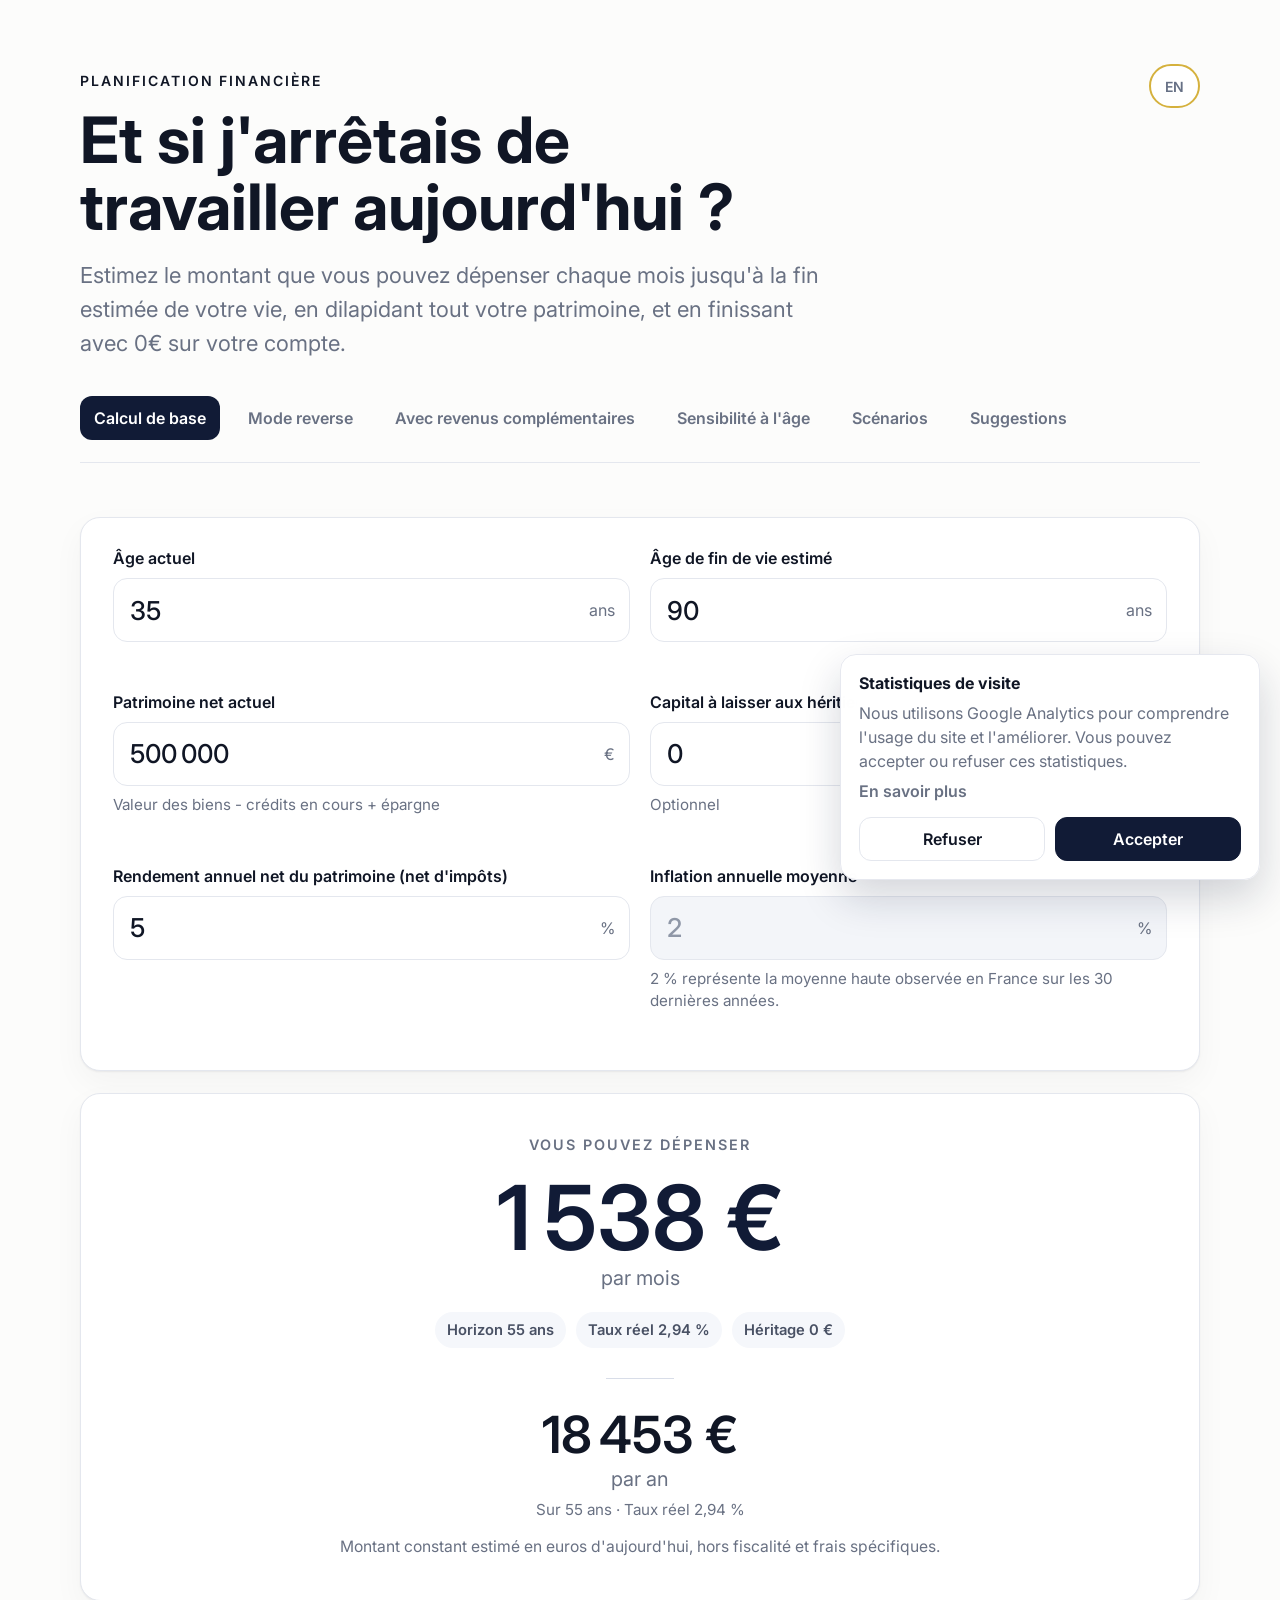
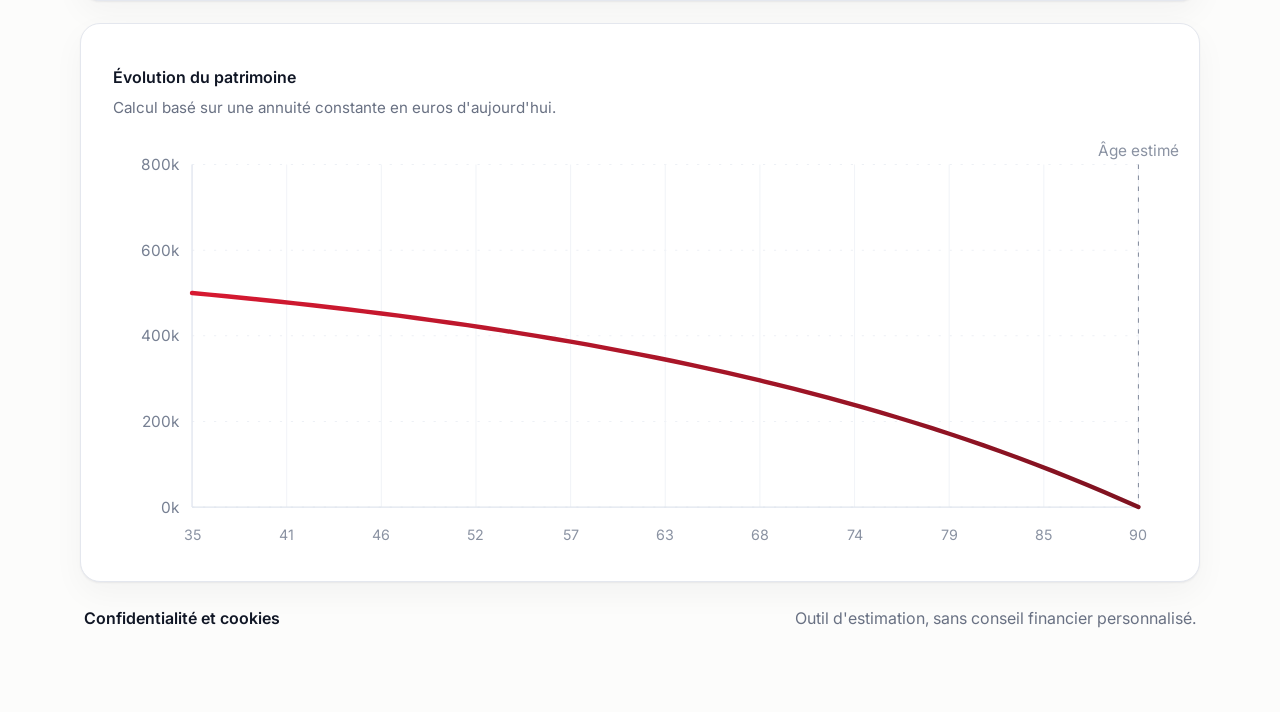
<file: index.html>
<!DOCTYPE html>
<html lang="fr">
  <head>
    <meta charset="UTF-8" />
    <meta name="viewport" content="width=device-width, initial-scale=1.0" />
    <title>Et si j'arrêtais de travailler aujourd'hui ?</title>
    <meta
      name="description"
      content="Estimateur simple de dépense annuelle et mensuelle à partir de votre patrimoine, de votre horizon de vie et d'un taux réel."
    />
    <link rel="preconnect" href="https://fonts.googleapis.com" />
    <link rel="preconnect" href="https://fonts.gstatic.com" crossorigin />
    <link
      href="https://fonts.googleapis.com/css2?family=Inter:wght@400;500;600;700&display=swap"
      rel="stylesheet"
    />
    <link rel="stylesheet" href="./styles.css" />
  </head>
  <body>
    <main class="app-shell">
      <header class="hero">
        <button
          class="language-switch"
          id="language-switch"
          type="button"
          aria-label="Toggle language"
        >
          EN
        </button>

        <p class="eyebrow" data-i18n="hero.eyebrow">Planification financière</p>
        <h1 class="hero-title" data-i18n="hero.title">
          Et si j'arrêtais de travailler aujourd'hui ?
        </h1>
        <p class="hero-copy" data-i18n="hero.subtitle">
          Estimez le montant que vous pouvez dépenser chaque année jusqu'à la fin
          de votre vie, en tenant compte du rendement et de l'inflation.
        </p>

        <div class="tabs" role="tablist" aria-label="Modes de calcul">
          <button
            class="tab-button is-active"
            type="button"
            id="tab-basic"
            data-tab="basic"
            role="tab"
            aria-selected="true"
          >
            <span data-i18n="tabs.basic">Calcul de base</span>
          </button>
          <button
            class="tab-button"
            type="button"
            data-tab="reverse"
            role="tab"
            aria-selected="false"
          >
            <span data-i18n="tabs.reverse">Mode reverse</span>
          </button>
          <button
            class="tab-button"
            type="button"
            data-tab="income"
            role="tab"
            aria-selected="false"
          >
            <span data-i18n="tabs.extraIncome">Avec revenus complémentaires</span>
          </button>
          <button
            class="tab-button"
            type="button"
            data-tab="sensitivity"
            role="tab"
            aria-selected="false"
          >
            <span data-i18n="tabs.ageSensitivity">Sensibilité à l'âge</span>
          </button>
          <button
            class="tab-button"
            type="button"
            id="tab-scenarios"
            data-tab="scenarios"
            role="tab"
            aria-selected="false"
          >
            <span data-i18n="tabs.scenarios">Scénarios</span>
          </button>
          <button
            class="tab-button"
            type="button"
            data-tab="ideas"
            role="tab"
            aria-selected="false"
          >
            <span data-i18n="tabs.ideas">Suggestions</span>
          </button>
        </div>
      </header>

      <section class="panel panel-form" data-panel="basic">
        <form id="planner-form" novalidate>
          <div class="form-grid">
            <div class="field">
              <label for="current-age" data-i18n="fields.currentAge.label">Âge actuel</label>
              <div class="input-shell">
                <input
                  id="current-age"
                  name="currentAge"
                  type="number"
                  inputmode="numeric"
                  min="18"
                  max="110"
                  step="1"
                  value="35"
                  aria-describedby="current-age-error"
                />
                <span class="input-suffix" data-i18n="fields.currentAge.suffix">ans</span>
              </div>
              <p class="error-message" id="current-age-error"></p>
            </div>

            <div class="field">
              <label for="end-age" data-i18n="fields.endAge.label"
                >Âge de fin de vie estimé</label
              >
              <div class="input-shell">
                <input
                  id="end-age"
                  name="endAge"
                  type="number"
                  inputmode="numeric"
                  min="19"
                  max="120"
                  step="1"
                  value="90"
                  aria-describedby="end-age-error"
                />
                <span class="input-suffix" data-i18n="fields.endAge.suffix">ans</span>
              </div>
              <p class="error-message" id="end-age-error"></p>
            </div>

            <div class="field">
              <label for="net-worth" data-i18n="fields.netWorth.label"
                >Patrimoine net actuel</label
              >
              <div class="input-shell">
                <input
                  id="net-worth"
                  name="netWorth"
                  type="text"
                  inputmode="numeric"
                  value="500 000"
                  aria-describedby="net-worth-help net-worth-error"
                />
                <span class="input-suffix">€</span>
              </div>
              <p class="field-help" id="net-worth-help" data-i18n="fields.netWorth.help">
                Valeur des biens - crédits en cours + épargne
              </p>
              <p class="error-message" id="net-worth-error"></p>
            </div>

            <div class="field">
              <label for="bequest" data-i18n="fields.bequest.label"
                >Capital à laisser aux héritiers</label
              >
              <div class="input-shell">
                <input
                  id="bequest"
                  name="bequest"
                  type="text"
                  inputmode="numeric"
                  value="0"
                  aria-describedby="bequest-help bequest-error"
                />
                <span class="input-suffix">€</span>
              </div>
              <p class="field-help" id="bequest-help" data-i18n="fields.bequest.help">
                Optionnel
              </p>
              <p class="error-message" id="bequest-error"></p>
            </div>

            <div class="field">
              <label for="return-rate" data-i18n="fields.returnRate.label"
                >Rendement annuel net du patrimoine</label
              >
              <div class="input-shell">
                <input
                  id="return-rate"
                  name="returnRate"
                  type="number"
                  inputmode="decimal"
                  min="-20"
                  max="30"
                  step="0.1"
                  value="5"
                  aria-describedby="return-rate-error"
                />
                <span class="input-suffix">%</span>
              </div>
              <p class="error-message" id="return-rate-error"></p>
            </div>

            <div class="field">
              <label for="inflation-rate" data-i18n="fields.inflation.label"
                >Inflation annuelle moyenne</label
              >
              <div class="input-shell input-shell-disabled">
                <input
                  id="inflation-rate"
                  name="inflationRate"
                  type="number"
                  inputmode="decimal"
                  min="-10"
                  max="20"
                  step="0.1"
                  value="2"
                  aria-describedby="inflation-help inflation-rate-error"
                  disabled
                />
                <span class="input-suffix">%</span>
              </div>
              <p class="field-help" id="inflation-help" data-i18n="fields.inflation.help">
                2 % repr&eacute;sente la moyenne haute observ&eacute;e en France sur les 30 derni&egrave;res ann&eacute;es.
              </p>
              <p class="error-message" id="inflation-rate-error"></p>
            </div>
          </div>
        </form>
      </section>

      <section class="panel panel-unlock hidden" data-panel="unlock" id="payment-section">
        <div class="unlock-header">
          <div>
            <p class="premium-kicker" data-i18n="unlock.kicker">Débloquer l'analyse avancée</p>
            <h2 data-i18n="unlock.title">Aller plus loin que le calcul de base</h2>
            <p data-i18n="unlock.subtitle">
              Pour quelques euros, l'internaute obtient une vision plus utile pour
              décider sereinement.
            </p>
          </div>
          <div class="unlock-trust">
            <span class="unlock-trust-pill" data-i18n="unlock.trust.instant">Accès immédiat</span>
            <span class="unlock-trust-pill" data-i18n="unlock.trust.onetime">Paiement unique</span>
            <span class="unlock-trust-pill" data-i18n="unlock.trust.nosub">Pas d'abonnement</span>
          </div>
        </div>

        <div class="beta-banner hidden" id="beta-banner">
          <strong data-i18n="beta.bannerTitle">Mode bêta actif.</strong>
          <span data-i18n="beta.bannerCopy"
            >Les options premium sont actuellement accessibles gratuitement pour les
            tests.</span
          >
          <button class="beta-banner-button" id="beta-unlock-button" type="button" data-i18n="beta.bannerCta">
            Ouvrir les analyses premium
          </button>
        </div>

        <div class="unlock-preview-grid">
          <article class="unlock-preview-card">
            <h3 data-i18n="unlock.preview.scenarios.title">Scénarios personnalisés</h3>
            <p data-i18n="unlock.preview.scenarios.copy">
              Voir immédiatement l'effet d'une inflation plus haute ou d'une vie
              plus longue.
            </p>
          </article>
          <article class="unlock-preview-card">
            <h3 data-i18n="unlock.preview.income.title">Revenus complémentaires</h3>
            <p data-i18n="unlock.preview.income.copy">
              Ajouter pension, loyers, dividendes ou activité réduite.
            </p>
          </article>
          <article class="unlock-preview-card">
            <h3 data-i18n="unlock.preview.reverse.title">Capital cible</h3>
            <p data-i18n="unlock.preview.reverse.copy">
              Partir d'un niveau de vie souhaité pour remonter au patrimoine
              nécessaire.
            </p>
          </article>
        </div>

        <div class="pricing-grid">
          <article class="price-card">
            <p class="price-label" data-i18n="pricing.light.label">Découverte</p>
            <p class="price-amount">3 €</p>
            <p class="price-copy" data-i18n="pricing.light.copy">
              Idéal pour explorer les scénarios avancés une première fois.
            </p>
            <button class="price-button" type="button" data-payment-tier="light">
              <span data-i18n="pricing.light.cta">Débloquer pour 3 €</span>
            </button>
          </article>

          <article class="price-card price-card-featured">
            <p class="price-label" data-i18n="pricing.standard.label">Le plus simple</p>
            <p class="price-amount">5 €</p>
            <p class="price-copy" data-i18n="pricing.standard.copy">
              Le montant le plus naturel pour remercier l'outil et tout débloquer.
            </p>
            <button class="price-button" type="button" data-payment-tier="standard">
              <span data-i18n="pricing.standard.cta">Contribuer 5 €</span>
            </button>
          </article>

          <article class="price-card">
            <p class="price-label" data-i18n="pricing.generous.label">Soutien</p>
            <p class="price-amount">9 €</p>
            <p class="price-copy" data-i18n="pricing.generous.copy">
              Pour les utilisateurs qui veulent encourager le projet davantage.
            </p>
            <button class="price-button" type="button" data-payment-tier="generous">
              <span data-i18n="pricing.generous.cta">Soutenir à 9 €</span>
            </button>
          </article>
        </div>

        <p class="payment-note" data-i18n="pricing.note">
          Ces boutons sont prêts à être reliés à Stripe, Lemon Squeezy, Paddle ou
          Ko-fi.
        </p>
        <div class="promo-box">
          <label class="promo-label" for="promo-code" data-i18n="promo.label">Code d'accès bêta</label>
          <div class="promo-row">
            <input
              class="promo-input"
              id="promo-code"
              type="text"
              inputmode="text"
              autocomplete="off"
              spellcheck="false"
              placeholder="GRATUIT"
            />
            <button class="promo-button" id="promo-submit" type="button" data-i18n="promo.cta">
              Valider
            </button>
          </div>
          <p class="promo-help" data-i18n="promo.help">
            Pour les premières versions, vous pouvez débloquer gratuitement les
            options premium avec le code GRATUIT.
          </p>
        </div>
        <p class="payment-status" id="payment-status" aria-live="polite"></p>
      </section>

      <section class="panel panel-premium hidden" data-panel="scenarios">
        <div class="panel-head">
          <div>
            <h2 data-i18n="scenario.title">Scénarios</h2>
            <p data-i18n="scenario.subtitle">
              Comparez l'impact d'une inflation plus forte ou d'une espérance de
              vie plus longue en conservant votre rendement inchangé.
            </p>
          </div>
        </div>
        <div class="scenario-grid" id="scenario-grid"></div>
      </section>

      <section class="panel panel-premium hidden" data-panel="reverse">
        <div class="panel-head">
          <div>
            <h2 data-i18n="reverse.title">Mode reverse</h2>
            <p data-i18n="reverse.subtitle">
              Partez d'un niveau de dépense mensuel cible pour estimer le
              patrimoine net nécessaire.
            </p>
          </div>
        </div>
        <div class="premium-tool-grid">
          <div class="field">
            <label for="target-monthly" data-i18n="reverse.input">Dépense mensuelle visée</label>
            <div class="input-shell">
              <input id="target-monthly" type="text" inputmode="numeric" value="2 000" />
              <span class="input-suffix">€</span>
            </div>
          </div>
          <div class="premium-summary-card">
            <p class="premium-summary-label" data-i18n="reverse.output">Patrimoine estimé nécessaire</p>
            <p class="premium-summary-value" id="reverse-required-capital">—</p>
            <p class="premium-summary-note" id="reverse-summary-note"></p>
            <p class="premium-summary-extra" id="reverse-current-patrimony-note"></p>
          </div>
        </div>
        <div class="embedded-chart-block">
          <div class="chart-header">
            <h3 data-i18n="reverse.chartTitle">Projection du patrimoine cible</h3>
            <p data-i18n="reverse.chartNote">
              Évolution du patrimoine nécessaire pour maintenir la dépense mensuelle visée.
            </p>
          </div>
          <svg
            id="reverse-chart"
            class="wealth-chart"
            viewBox="0 0 960 380"
            preserveAspectRatio="xMidYMid meet"
            role="img"
          ></svg>
          <div class="chart-tooltip hidden" id="reverse-chart-tooltip" aria-hidden="true">
            <p class="chart-tooltip-label" id="reverse-chart-tooltip-age">Âge 35 ans</p>
            <p class="chart-tooltip-value" id="reverse-chart-tooltip-worth">650 k€</p>
          </div>
        </div>
      </section>

      <section class="panel panel-premium hidden" data-panel="income">
        <div class="panel-head">
          <div>
            <h2 data-i18n="income.title">Avec revenus complémentaires</h2>
            <p data-i18n="income.subtitle">
              Ajoutez des revenus externes pour voir votre marge de dépense totale.
            </p>
          </div>
        </div>
        <div class="premium-tool-grid">
          <div class="premium-input-group">
            <div class="field">
              <label for="extra-income" data-i18n="income.input">Revenus compl&eacute;mentaires mensuels (nets d'imp&ocirc;ts)</label>
              <div class="input-shell">
                <input id="extra-income" type="text" inputmode="numeric" value="500" />
                <span class="input-suffix">€</span>
              </div>
            </div>
            <div class="compact-field-grid">
              <div class="field">
                <label for="income-start-age" data-i18n="income.startAge">&Acirc;ge d&eacute;but</label>
                <div class="input-shell">
                  <input id="income-start-age" type="number" inputmode="numeric" min="18" max="120" step="1" value="35" />
                  <span class="input-suffix" data-i18n="fields.currentAge.suffix">ans</span>
                </div>
              </div>
              <div class="field">
                <label for="income-end-age" data-i18n="income.endAge">&Acirc;ge fin</label>
                <div class="input-shell">
                  <input id="income-end-age" type="number" inputmode="numeric" min="19" max="120" step="1" value="90" />
                  <span class="input-suffix" data-i18n="fields.endAge.suffix">ans</span>
                </div>
              </div>
            </div>
            <p class="field-help" id="income-window-help" data-i18n="income.windowHelp">
              P&eacute;riode pendant laquelle vous percevez un revenu compl&eacute;mentaire.
            </p>
          </div>
          <div class="premium-summary-card">
            <p class="premium-summary-label" data-i18n="income.output">Dépense mensuelle totale possible</p>
            <p class="premium-summary-value" id="income-total-monthly">—</p>
            <p class="premium-summary-note" id="income-summary-note"></p>
          </div>
        </div>
        <div class="embedded-chart-block">
          <div class="chart-header">
            <h3 data-i18n="income.chartTitle">Évolution du patrimoine avec revenus complémentaires</h3>
            <p data-i18n="income.chartNote">
              Projection du patrimoine si une partie du niveau de vie est couverte par des revenus externes.
            </p>
          </div>
          <svg
            id="income-chart"
            class="wealth-chart"
            viewBox="0 0 960 380"
            preserveAspectRatio="xMidYMid meet"
            role="img"
          ></svg>
          <div class="chart-tooltip hidden" id="income-chart-tooltip" aria-hidden="true">
            <p class="chart-tooltip-label" id="income-chart-tooltip-age">Âge 35 ans</p>
            <p class="chart-tooltip-value" id="income-chart-tooltip-worth">500 k€</p>
          </div>
        </div>
      </section>

      <section class="panel panel-premium hidden" data-panel="sensitivity">
        <div class="panel-head">
          <div>
            <h2 data-i18n="sensitivity.title">Sensibilité à l'âge</h2>
            <p data-i18n="sensitivity.subtitle">
              Visualisez rapidement l'effet d'un horizon de vie plus court ou plus long.
            </p>
          </div>
        </div>
        <div class="sensitivity-grid" id="sensitivity-grid"></div>
      </section>

      <section class="panel panel-premium hidden" data-panel="ideas">
        <div class="panel-head">
          <div>
            <p class="panel-kicker" data-i18n="ideas.kicker">Vos idées</p>
            <h2 data-i18n="ideas.title">Suggérer un nouveau calcul</h2>
            <p data-i18n="ideas.subtitle">
              Dites-nous quelle analyse ou quel cas d'usage vous aimeriez voir ajouté.
            </p>
          </div>
        </div>
        <form class="ideas-form" id="ideas-form">
          <div class="form-grid">
            <div class="field">
              <label for="idea-name" data-i18n="ideas.name">Votre nom</label>
              <div class="input-shell">
                <input id="idea-name" type="text" autocomplete="name" />
              </div>
            </div>
            <div class="field">
              <label for="idea-email" data-i18n="ideas.email">Votre email</label>
              <div class="input-shell">
                <input id="idea-email" type="email" inputmode="email" autocomplete="email" />
              </div>
            </div>
          </div>
          <div class="field">
            <label for="idea-message" data-i18n="ideas.message">Votre suggestion</label>
            <textarea id="idea-message" class="ideas-textarea"></textarea>
          </div>
          <div class="ideas-actions">
            <button class="support-cta" id="ideas-submit" type="submit" data-i18n="ideas.cta">
              Envoyer la suggestion
            </button>
            <p class="payment-status" id="ideas-status" aria-live="polite"></p>
          </div>
        </form>
      </section>

      <section class="panel panel-results" data-basic-only>
        <p class="result-label" data-i18n="results.prefix">Vous pouvez dépenser</p>
        <p class="result-primary" id="monthly-result">1 538 €</p>
        <p class="result-unit" data-i18n="results.perMonth">par mois</p>
        <div class="result-chips">
          <span class="result-chip" id="summary-years">55 ans</span>
          <span class="result-chip" id="summary-real-rate">Taux réel 2.94 %</span>
          <span class="result-chip" id="summary-bequest">Héritage 0 €</span>
        </div>
        <div class="result-divider" aria-hidden="true"></div>
        <p class="result-secondary" id="annual-result">18 453 €</p>
        <p class="result-unit" data-i18n="results.perYear">par an</p>
        <p class="result-meta" id="result-meta">Sur 55 ans · Taux réel 2.94 %</p>
        <p class="result-explainer" data-i18n="results.explainer">
          Montant constant estimé en euros d'aujourd'hui, hors fiscalité et frais
          spécifiques.
        </p>
      </section>

      <section class="panel panel-chart" data-basic-only>
        <div class="chart-header">
          <h2 data-i18n="chart.title">Évolution du patrimoine</h2>
          <p data-i18n="chart.note">
            Calcul basé sur une annuité constante en euros d'aujourd'hui.
          </p>
        </div>
        <svg
          id="wealth-chart"
          class="wealth-chart"
          viewBox="0 0 960 380"
          preserveAspectRatio="xMidYMid meet"
          role="img"
          aria-labelledby="chart-title chart-desc"
        >
          <title id="chart-title">Évolution du patrimoine</title>
          <desc id="chart-desc">
            Courbe de projection du patrimoine sur l'horizon de vie estimé.
          </desc>
        </svg>
        <div class="chart-tooltip hidden" id="chart-tooltip" aria-hidden="true">
          <p class="chart-tooltip-label" id="chart-tooltip-age">Âge 35 ans</p>
          <p class="chart-tooltip-value" id="chart-tooltip-worth">500 k€</p>
        </div>
      </section>

      <section
        class="premium-preview"
        id="premium-preview"
        aria-labelledby="premium-title"
        data-basic-only
      >
        <div class="premium-preview-head">
          <div>
            <p class="premium-kicker" data-i18n="premium.kicker">Pour aller plus loin</p>
            <h2 id="premium-title" data-i18n="premium.title">Analyses avancées</h2>
          </div>
        </div>

        <div class="premium-grid">
          <article class="premium-card">
            <div class="premium-card-top">
              <h3 data-i18n="tabs.reverse">Mode reverse</h3>
              <span class="premium-pill" data-i18n="tabs.premium">Premium</span>
            </div>
            <p data-i18n="premium.items.reverse">
              Déterminez le capital nécessaire pour atteindre un niveau de vie cible.
            </p>
          </article>

          <article class="premium-card">
            <div class="premium-card-top">
              <h3 data-i18n="tabs.extraIncome">Avec revenus complémentaires</h3>
              <span class="premium-pill" data-i18n="tabs.premium">Premium</span>
            </div>
            <p data-i18n="premium.items.extraIncome">
              Intégrez loyers, pension, dividendes ou activité réduite.
            </p>
          </article>

          <article class="premium-card">
            <div class="premium-card-top">
              <h3 data-i18n="tabs.ageSensitivity">Sensibilité à l'âge</h3>
              <span class="premium-pill" data-i18n="tabs.premium">Premium</span>
            </div>
            <p data-i18n="premium.items.ageSensitivity">
              Visualisez ce que changent quelques années de plus ou de moins.
            </p>
          </article>
        </div>
      </section>

      <footer class="site-footer">
        <a class="footer-link" href="./privacy.html" data-i18n="footer.privacy">
          Confidentialité et cookies
        </a>
        <p class="footer-note" data-i18n="footer.note">
          Outil d'estimation, sans conseil financier personnalisé.
        </p>
      </footer>
    </main>

    <aside class="consent-banner hidden" id="consent-banner" aria-live="polite">
      <div class="consent-copy">
        <p class="consent-title" data-i18n="consent.title">Statistiques de visite</p>
        <p class="consent-text" data-i18n="consent.copy">
          Nous utilisons Google Analytics pour comprendre l'usage du site et l&apos;am&eacute;liorer. Vous pouvez accepter ou refuser ces statistiques.
        </p>
        <a class="consent-link" href="./privacy.html" data-i18n="consent.learnMore">
          En savoir plus
        </a>
      </div>
      <div class="consent-actions">
        <button class="consent-button consent-button-secondary" id="consent-deny" type="button" data-i18n="consent.deny">
          Refuser
        </button>
        <button class="consent-button consent-button-primary" id="consent-accept" type="button" data-i18n="consent.accept">
          Accepter
        </button>
      </div>
    </aside>

    <button class="consent-manage hidden" id="consent-manage" type="button" data-i18n="consent.manage">
      G&eacute;rer les cookies
    </button>

    <script src="./site-config.js"></script>
    <script src="./script.js"></script>
  </body>
</html>
</file>
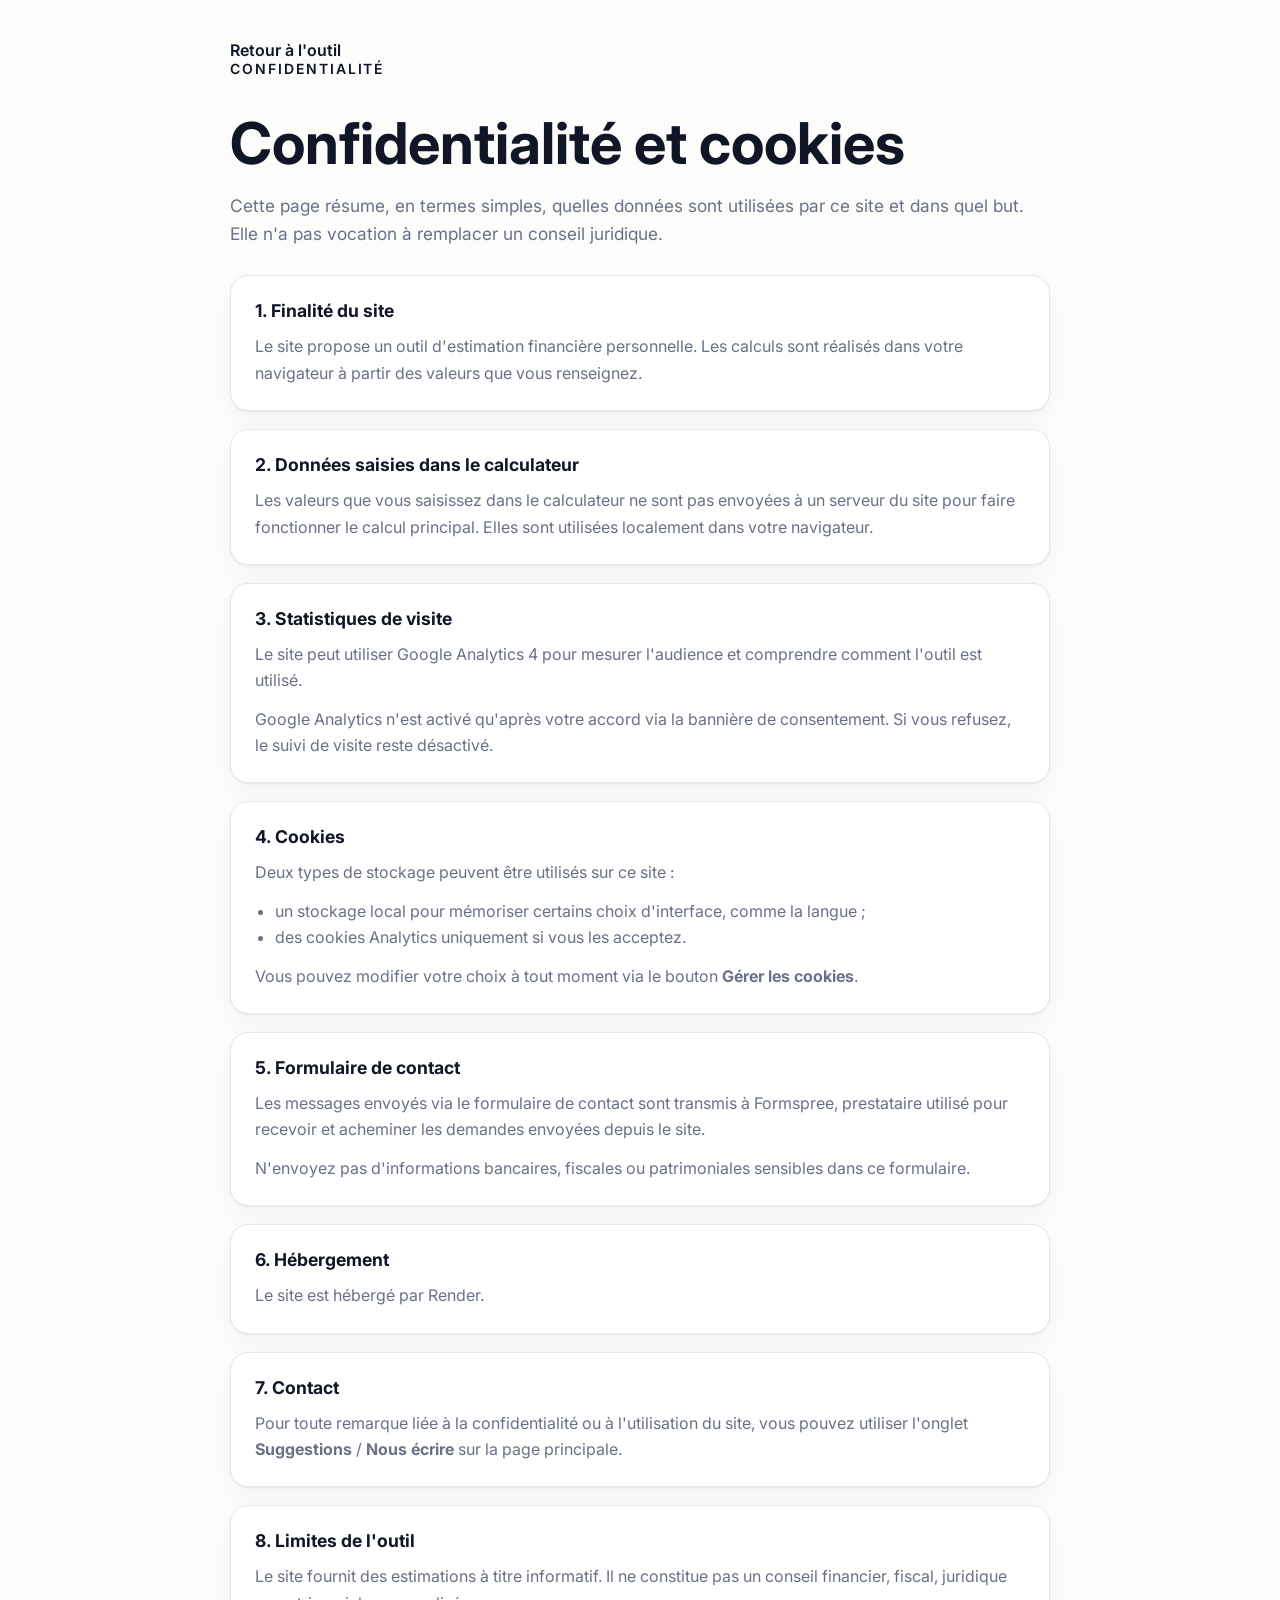
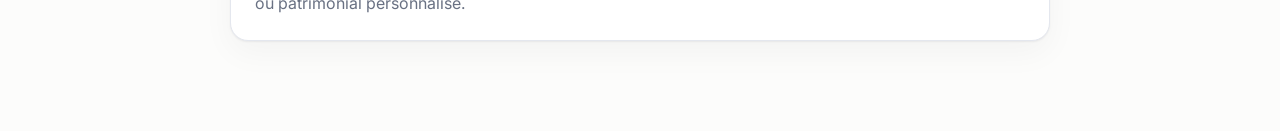
<file: privacy.html>
<!DOCTYPE html>
<html lang="fr">
  <head>
    <meta charset="UTF-8" />
    <meta name="viewport" content="width=device-width, initial-scale=1.0" />
    <title>Confidentialité et cookies</title>
    <meta
      name="description"
      content="Informations de confidentialité et de cookies pour l'outil Combien puis-je dépenser ?"
    />
    <link rel="preconnect" href="https://fonts.googleapis.com" />
    <link rel="preconnect" href="https://fonts.gstatic.com" crossorigin />
    <link
      href="https://fonts.googleapis.com/css2?family=Inter:wght@400;500;600;700&display=swap"
      rel="stylesheet"
    />
    <link rel="stylesheet" href="./styles.css" />
  </head>
  <body>
    <main class="legal-shell">
      <a class="legal-back" href="./index.html">Retour à l'outil</a>

      <header class="legal-header">
        <p class="eyebrow">Confidentialité</p>
        <h1 class="legal-title">Confidentialité et cookies</h1>
        <p class="legal-intro">
          Cette page résume, en termes simples, quelles données sont utilisées par ce site
          et dans quel but. Elle n'a pas vocation à remplacer un conseil juridique.
        </p>
      </header>

      <section class="legal-card">
        <h2>1. Finalité du site</h2>
        <p>
          Le site propose un outil d'estimation financière personnelle. Les calculs sont
          réalisés dans votre navigateur à partir des valeurs que vous renseignez.
        </p>
      </section>

      <section class="legal-card">
        <h2>2. Données saisies dans le calculateur</h2>
        <p>
          Les valeurs que vous saisissez dans le calculateur ne sont pas envoyées à un
          serveur du site pour faire fonctionner le calcul principal. Elles sont utilisées
          localement dans votre navigateur.
        </p>
      </section>

      <section class="legal-card">
        <h2>3. Statistiques de visite</h2>
        <p>
          Le site peut utiliser Google Analytics 4 pour mesurer l'audience et comprendre
          comment l'outil est utilisé.
        </p>
        <p>
          Google Analytics n'est activé qu'après votre accord via la bannière de
          consentement. Si vous refusez, le suivi de visite reste désactivé.
        </p>
      </section>

      <section class="legal-card">
        <h2>4. Cookies</h2>
        <p>
          Deux types de stockage peuvent être utilisés sur ce site :
        </p>
        <ul class="legal-list">
          <li>un stockage local pour mémoriser certains choix d'interface, comme la langue ;</li>
          <li>des cookies Analytics uniquement si vous les acceptez.</li>
        </ul>
        <p>
          Vous pouvez modifier votre choix à tout moment via le bouton
          <strong>Gérer les cookies</strong>.
        </p>
      </section>

      <section class="legal-card">
        <h2>5. Formulaire de contact</h2>
        <p>
          Les messages envoyés via le formulaire de contact sont transmis à Formspree,
          prestataire utilisé pour recevoir et acheminer les demandes envoyées depuis le
          site.
        </p>
        <p>
          N'envoyez pas d'informations bancaires, fiscales ou patrimoniales sensibles dans
          ce formulaire.
        </p>
      </section>

      <section class="legal-card">
        <h2>6. Hébergement</h2>
        <p>
          Le site est hébergé par Render.
        </p>
      </section>

      <section class="legal-card">
        <h2>7. Contact</h2>
        <p>
          Pour toute remarque liée à la confidentialité ou à l'utilisation du site, vous
          pouvez utiliser l'onglet <strong>Suggestions</strong> / <strong>Nous écrire</strong>
          sur la page principale.
        </p>
      </section>

      <section class="legal-card">
        <h2>8. Limites de l'outil</h2>
        <p>
          Le site fournit des estimations à titre informatif. Il ne constitue pas un
          conseil financier, fiscal, juridique ou patrimonial personnalisé.
        </p>
      </section>
    </main>
  </body>
</html>
</file>
<file: styles.css>
:root {
  color-scheme: light;
  --bg: #fcfcfb;
  --surface: #ffffff;
  --surface-muted: #f6f7f9;
  --text: #101625;
  --muted: #697183;
  --line: #e4e7ee;
  --accent: #111b36;
  --accent-soft: #f5cc59;
  --danger: #cc4455;
  --shadow: 0 1px 2px rgba(16, 22, 37, 0.06), 0 12px 32px rgba(16, 22, 37, 0.04);
  font-family: "Inter", system-ui, sans-serif;
}

* {
  box-sizing: border-box;
}

html,
body {
  margin: 0;
  min-height: 100%;
  background: var(--bg);
  color: var(--text);
}

body {
  font-family: inherit;
}

button,
input {
  font: inherit;
}

.app-shell {
  width: min(1120px, calc(100vw - 32px));
  margin: 0 auto;
  padding: 64px 0 72px;
}

.hero {
  position: relative;
  padding: 8px 0 32px;
}

.language-switch {
  position: absolute;
  top: 0;
  right: 0;
  height: 44px;
  min-width: 44px;
  padding: 0 14px;
  border: 2px solid #d5b13d;
  border-radius: 999px;
  background: rgba(255, 255, 255, 0.96);
  color: #667085;
  font-size: 0.875rem;
  font-weight: 600;
  cursor: pointer;
  transition: transform 160ms ease, box-shadow 160ms ease;
}

.language-switch:hover {
  transform: translateY(-1px);
  box-shadow: 0 6px 18px rgba(213, 177, 61, 0.2);
}

.language-switch:focus-visible,
.tab-button:focus-visible,
input:focus-visible {
  outline: 3px solid rgba(213, 177, 61, 0.35);
  outline-offset: 2px;
}

.eyebrow {
  margin: 0 0 18px;
  color: #101625;
  font-size: 0.875rem;
  font-weight: 600;
  letter-spacing: 0.14em;
  text-transform: uppercase;
}

.hero-title {
  margin: 0;
  max-width: 18ch;
  font-size: clamp(2.5rem, 5vw, 4.125rem);
  line-height: 1.04;
  text-wrap: balance;
}

.hero-copy {
  margin: 18px 0 36px;
  max-width: 740px;
  color: var(--muted);
  font-size: 1.375rem;
  line-height: 1.55;
}

.hero-meta {
  display: flex;
  flex-wrap: wrap;
  gap: 10px;
  margin-bottom: 20px;
}

.hero-badge {
  display: inline-flex;
  align-items: center;
  min-height: 34px;
  padding: 0 12px;
  border: 1px solid #e6e8ef;
  border-radius: 999px;
  background: #ffffff;
  color: #4d5567;
  font-size: 0.92rem;
  font-weight: 500;
}

.tabs {
  display: flex;
  flex-wrap: wrap;
  gap: 14px;
  padding-bottom: 22px;
  border-bottom: 1px solid var(--line);
}

.tab-button {
  display: inline-flex;
  align-items: center;
  gap: 8px;
  min-height: 44px;
  padding: 0 14px;
  border: 0;
  border-radius: 12px;
  background: transparent;
  color: var(--muted);
  font-size: 1rem;
  font-weight: 600;
  cursor: pointer;
  transition: background 160ms ease, color 160ms ease;
}

.tab-button:hover:not(:disabled) {
  background: rgba(17, 27, 54, 0.06);
  color: var(--text);
}

.tab-button.is-active {
  background: var(--accent);
  color: #fff;
}

.tab-button.is-locked {
  cursor: not-allowed;
  opacity: 1;
}

.premium-pill {
  display: inline-flex;
  align-items: center;
  gap: 4px;
  padding: 4px 9px;
  border-radius: 999px;
  background: #f4f6fb;
  color: #7a8191;
  font-size: 0.75rem;
  font-weight: 500;
}

.premium-pill::before {
  content: "🔒";
  font-size: 0.72rem;
}

.tab-button.is-unlocked .premium-lock-badge,
.hidden {
  display: none !important;
}

.tab-lock-icon {
  display: inline-flex;
  align-items: center;
  justify-content: center;
  font-size: 0.82rem;
  line-height: 1;
}

.premium-preview {
  margin-top: 22px;
  padding: 22px 22px 18px;
  border: 1px solid #e6e8ef;
  border-radius: 18px;
  background: linear-gradient(180deg, #fffef9 0%, #ffffff 100%);
}

.premium-preview-head {
  display: flex;
  gap: 16px;
  align-items: end;
  margin-bottom: 16px;
}

.premium-kicker {
  margin: 0 0 4px;
  color: #7f6a22;
  font-size: 0.82rem;
  font-weight: 700;
  letter-spacing: 0.1em;
  text-transform: uppercase;
}

.premium-preview-head h2 {
  margin: 0;
  font-size: 1.35rem;
}

.premium-grid {
  display: grid;
  grid-template-columns: repeat(3, minmax(0, 1fr));
  gap: 14px;
}

.premium-card {
  padding: 16px;
  border: 1px solid #ece8d5;
  border-radius: 16px;
  background: rgba(255, 255, 255, 0.88);
}

.premium-card-top {
  display: flex;
  justify-content: space-between;
  gap: 10px;
  align-items: start;
  margin-bottom: 10px;
}

.premium-card h3 {
  margin: 0;
  font-size: 1rem;
}

.premium-card p {
  margin: 0;
  color: var(--muted);
  line-height: 1.5;
}

.panel {
  margin-top: 22px;
  border: 1px solid var(--line);
  border-radius: 20px;
  background: var(--surface);
  box-shadow: var(--shadow);
}

.panel-form {
  padding: 30px 32px;
}

.form-grid {
  display: grid;
  grid-template-columns: repeat(2, minmax(0, 1fr));
  gap: 22px 20px;
}

.field {
  min-width: 0;
}

.field label,
.scenario-header h2,
.chart-header h2 {
  display: block;
  margin-bottom: 10px;
  font-size: 1rem;
  font-weight: 600;
}

.input-shell {
  display: flex;
  align-items: center;
  height: 64px;
  padding: 0 14px;
  border: 1px solid var(--line);
  border-radius: 14px;
  background: var(--surface);
  transition: border-color 160ms ease, box-shadow 160ms ease;
}

.input-shell:focus-within {
  border-color: rgba(17, 27, 54, 0.3);
  box-shadow: 0 0 0 3px rgba(17, 27, 54, 0.08);
}

.input-shell-disabled {
  background: #f3f5f9;
  color: #8f97a7;
}

.input-shell input {
  width: 100%;
  height: 100%;
  border: 0;
  background: transparent;
  color: var(--text);
  font-size: 1.625rem;
  font-weight: 500;
  min-width: 0;
}

.input-shell-disabled input {
  color: #8f97a7;
  cursor: not-allowed;
}

.input-shell input:focus {
  outline: none;
}

.input-shell input::-webkit-outer-spin-button,
.input-shell input::-webkit-inner-spin-button {
  -webkit-appearance: none;
  margin: 0;
}

.input-shell input[type="number"] {
  -moz-appearance: textfield;
}

.input-suffix {
  color: var(--muted);
  font-size: 1rem;
  white-space: nowrap;
}

.field-help,
.scenario-header p,
.chart-header p,
.result-meta {
  margin: 8px 0 0;
  color: var(--muted);
  font-size: 0.95rem;
  line-height: 1.5;
}

.error-message {
  min-height: 1.2rem;
  margin: 8px 0 0;
  color: var(--danger);
  font-size: 0.9rem;
}

.has-error .input-shell {
  border-color: rgba(204, 68, 85, 0.55);
  box-shadow: 0 0 0 3px rgba(204, 68, 85, 0.08);
}

.panel-results {
  padding: 42px 24px 40px;
  text-align: center;
}

.panel-unlock {
  padding: 28px 30px 30px;
}

.panel-premium {
  padding: 28px 30px 30px;
}

.embedded-chart-block {
  position: relative;
  margin-top: 22px;
  padding: 22px;
  border: 1px solid #e7ebf3;
  border-radius: 18px;
  background: #fbfcff;
}

.panel-head {
  margin-bottom: 22px;
}

.panel-kicker {
  margin: 0 0 6px;
  color: #7f6a22;
  font-size: 0.82rem;
  font-weight: 700;
  letter-spacing: 0.1em;
  text-transform: uppercase;
}

.unlock-header {
  display: flex;
  justify-content: space-between;
  gap: 20px;
  align-items: end;
}

.unlock-header h2 {
  margin: 0 0 10px;
  font-size: 1.6rem;
}

.unlock-header p:last-child {
  margin: 0;
}

.unlock-trust {
  display: flex;
  flex-wrap: wrap;
  justify-content: end;
  gap: 10px;
}

.unlock-trust-pill {
  display: inline-flex;
  align-items: center;
  min-height: 34px;
  padding: 0 12px;
  border-radius: 999px;
  background: #f5f7fb;
  color: #4c5567;
  font-size: 0.9rem;
  font-weight: 600;
}

.unlock-preview-grid,
.pricing-grid {
  display: grid;
  grid-template-columns: repeat(3, minmax(0, 1fr));
  gap: 16px;
}

.unlock-preview-grid {
  margin-top: 22px;
}

.unlock-preview-card {
  padding: 18px;
  border: 1px solid #e7ebf3;
  border-radius: 16px;
  background: #fbfcff;
}

.unlock-preview-card h3 {
  margin: 0 0 10px;
  font-size: 1.06rem;
}

.beta-banner {
  display: flex;
  align-items: center;
  justify-content: space-between;
  gap: 14px;
  margin-top: 18px;
  padding: 16px 18px;
  border: 1px solid #dde6f5;
  border-radius: 16px;
  background: #f7faff;
  color: #41506a;
  line-height: 1.5;
}

.beta-banner strong {
  color: var(--accent);
}

.beta-banner-button,
.promo-button {
  display: inline-flex;
  justify-content: center;
  align-items: center;
  min-height: 42px;
  padding: 0 14px;
  border: 0;
  border-radius: 12px;
  background: var(--accent);
  color: #fff;
  font-size: 0.94rem;
  font-weight: 700;
  cursor: pointer;
}

.unlock-preview-card p,
.price-copy,
.payment-note,
.payment-status {
  margin: 0;
  color: var(--muted);
  line-height: 1.55;
}

.pricing-grid {
  margin-top: 22px;
}

.price-card {
  display: flex;
  flex-direction: column;
  min-height: 100%;
  padding: 20px 18px 18px;
  border: 1px solid #e6e8ef;
  border-radius: 18px;
  background: #ffffff;
}

.price-card-featured {
  border-color: #d8b64a;
  box-shadow: 0 10px 24px rgba(216, 182, 74, 0.14);
}

.price-label {
  margin: 0 0 10px;
  color: #7b6640;
  font-size: 0.86rem;
  font-weight: 700;
  letter-spacing: 0.08em;
  text-transform: uppercase;
}

.price-amount {
  margin: 0;
  color: var(--accent);
  font-size: 2.4rem;
  font-weight: 700;
  line-height: 1;
}

.price-copy {
  margin-top: 12px;
  font-size: 0.98rem;
}

.price-button,
.support-cta {
  display: inline-flex;
  justify-content: center;
  align-items: center;
  min-height: 48px;
  padding: 0 16px;
  border: 0;
  border-radius: 12px;
  background: var(--accent);
  color: #ffffff;
  font-size: 0.98rem;
  font-weight: 700;
  cursor: pointer;
  transition: transform 160ms ease, box-shadow 160ms ease, opacity 160ms ease;
}

.price-button {
  margin-top: auto;
}

.price-button:hover,
.support-cta:hover {
  transform: translateY(-1px);
  box-shadow: 0 10px 18px rgba(17, 27, 54, 0.16);
}

.payment-note {
  margin-top: 16px;
  font-size: 0.94rem;
}

.promo-box {
  margin-top: 18px;
  padding: 18px;
  border: 1px solid #e6e8ef;
  border-radius: 16px;
  background: #fbfcff;
}

.promo-label {
  display: block;
  margin-bottom: 10px;
  font-weight: 600;
}

.promo-row {
  display: flex;
  gap: 10px;
}

.promo-input {
  flex: 1;
  min-height: 48px;
  padding: 0 14px;
  border: 1px solid var(--line);
  border-radius: 12px;
  background: #fff;
  color: var(--text);
  font-size: 1rem;
  font-weight: 500;
}

.promo-help {
  margin: 10px 0 0;
  color: var(--muted);
  line-height: 1.5;
}

.payment-status {
  min-height: 1.5rem;
  margin-top: 8px;
  font-size: 0.94rem;
  color: #7b6640;
}

.premium-tool-grid {
  display: grid;
  grid-template-columns: repeat(2, minmax(0, 1fr));
  gap: 22px;
  align-items: stretch;
}

.premium-tool-grid .field,
.premium-tool-grid .input-shell {
  max-width: none;
}

.premium-input-group {
  display: grid;
  gap: 18px;
}

.compact-field-grid {
  display: grid;
  grid-template-columns: repeat(2, minmax(0, 1fr));
  gap: 16px;
}

.premium-summary-card {
  display: flex;
  flex-direction: column;
  justify-content: center;
  padding: 22px;
  border: 1px solid #e7ebf3;
  border-radius: 18px;
  background: linear-gradient(180deg, #ffffff 0%, #fbfcff 100%);
}

.premium-summary-label {
  margin: 0 0 10px;
  color: var(--muted);
  font-size: 0.9rem;
  font-weight: 700;
  letter-spacing: 0.08em;
  text-transform: uppercase;
}

.premium-summary-value {
  margin: 0;
  color: var(--accent);
  font-size: clamp(2.8rem, 7vw, 4.5rem);
  font-weight: 700;
  line-height: 1;
}

.premium-summary-note {
  margin: 12px 0 0;
  color: var(--muted);
  line-height: 1.5;
}

.premium-summary-extra {
  margin: 14px 0 0;
  color: var(--accent);
  font-weight: 600;
  line-height: 1.5;
}

.result-label {
  margin: 0;
  color: var(--muted);
  font-size: 0.9rem;
  font-weight: 600;
  letter-spacing: 0.14em;
  text-transform: uppercase;
}

.result-primary {
  margin: 22px 0 6px;
  color: var(--accent);
  font-size: clamp(3.6rem, 10vw, 5.6rem);
  line-height: 0.95;
  font-weight: 600;
}

.result-secondary {
  margin: 0 0 6px;
  color: var(--text);
  font-size: clamp(2rem, 5vw, 3.2rem);
  line-height: 1;
  font-weight: 600;
}

.result-primary.is-negative,
.result-secondary.is-negative {
  color: var(--danger);
}

.result-unit {
  margin: 0;
  color: var(--muted);
  font-size: 1.25rem;
}

.result-chips {
  display: flex;
  flex-wrap: wrap;
  justify-content: center;
  gap: 10px;
  margin: 22px auto 0;
}

.result-chip {
  display: inline-flex;
  align-items: center;
  min-height: 36px;
  padding: 0 12px;
  border-radius: 999px;
  background: #f5f7fb;
  color: #495164;
  font-size: 0.92rem;
  font-weight: 600;
}

.result-divider {
  width: 68px;
  height: 1px;
  margin: 30px auto 30px;
  background: #d8dde8;
}

.panel-chart {
  position: relative;
  padding: 30px 32px 28px;
}

.chart-header {
  margin-bottom: 16px;
}

.result-explainer {
  max-width: 640px;
  margin: 14px auto 0;
  color: var(--muted);
  font-size: 0.98rem;
  line-height: 1.55;
}

.support-note {
  width: min(620px, 100%);
  margin: 24px auto 0;
  padding: 18px 18px 16px;
  border: 1px solid #e9ebf1;
  border-radius: 16px;
  background: #fafbfe;
  text-align: left;
}

.support-note-title {
  margin: 0 0 6px;
  color: var(--accent);
  font-size: 1rem;
  font-weight: 700;
}

.support-note-copy {
  margin: 0;
  color: var(--muted);
  line-height: 1.55;
}

.support-cta {
  margin-top: 16px;
}

.wealth-chart {
  display: block;
  width: 100%;
  aspect-ratio: 960 / 380;
  overflow: visible;
}

.chart-tooltip {
  position: absolute;
  top: 0;
  left: 0;
  min-width: 124px;
  padding: 10px 12px;
  border: 1px solid #dbe1eb;
  border-radius: 14px;
  background: rgba(255, 255, 255, 0.97);
  box-shadow: 0 10px 24px rgba(16, 22, 37, 0.12);
  pointer-events: none;
  transform: translate(-50%, calc(-100% - 14px));
  z-index: 2;
}

.chart-tooltip-label {
  margin: 0 0 4px;
  color: var(--muted);
  font-size: 0.82rem;
  font-weight: 600;
  letter-spacing: 0.04em;
  text-transform: uppercase;
}

.chart-tooltip-value {
  margin: 0;
  color: var(--accent);
  font-size: 1.05rem;
  font-weight: 700;
}

.scenario-grid,
.sensitivity-grid {
  display: grid;
  grid-template-columns: repeat(3, minmax(0, 1fr));
  gap: 16px;
  margin-top: 28px;
}

.scenario-card {
  display: flex;
  flex-direction: column;
  border: 1px solid var(--line);
  border-radius: 16px;
  background: linear-gradient(180deg, #ffffff 0%, #fafbff 100%);
  padding: 18px;
}

.scenario-card h3 {
  margin: 0 0 8px;
  font-size: 1rem;
}

.scenario-card p {
  margin: 0;
  color: var(--muted);
  line-height: 1.45;
}

.scenario-control {
  margin-bottom: 18px;
  padding: 14px 14px 12px;
  border: 1px solid #e7ebf3;
  border-radius: 14px;
  background: #f8faff;
}

.scenario-control-head {
  display: flex;
  justify-content: space-between;
  gap: 10px;
  align-items: center;
  margin-bottom: 8px;
  color: var(--muted);
  font-size: 0.88rem;
  font-weight: 600;
}

.scenario-control-value {
  display: inline-flex;
  align-items: center;
  min-height: 30px;
  padding: 0 10px;
  border-radius: 999px;
  background: #ffffff;
  color: var(--accent);
  box-shadow: inset 0 0 0 1px #dfe5ee;
}

.scenario-slider-shell {
  position: relative;
  padding-top: 2px;
  padding-bottom: 24px;
}

.scenario-slider {
  width: 100%;
  margin: 0;
  accent-color: #111b36;
}

.scenario-scale {
  position: absolute;
  right: 0;
  bottom: 0;
  left: 0;
  height: 24px;
  pointer-events: none;
}

.scenario-mark {
  position: absolute;
  bottom: 0;
  transform: translateX(-50%);
}

.scenario-mark-line {
  display: block;
  width: 1px;
  margin: 0 auto;
  background: #cfd6e3;
}

.scenario-mark.is-major .scenario-mark-line {
  height: 10px;
  background: #98a3b8;
}

.scenario-mark.is-minor .scenario-mark-line {
  height: 6px;
}

.scenario-mark-label {
  position: absolute;
  bottom: 12px;
  left: 50%;
  transform: translateX(-50%);
  color: #7a8191;
  font-size: 0.72rem;
  font-weight: 600;
  white-space: nowrap;
}

.scenario-value {
  margin: 0;
  color: var(--accent);
  font-size: 2rem;
  font-weight: 600;
}

.scenario-result-row {
  display: flex;
  align-items: baseline;
  gap: 10px;
  margin-top: auto;
  padding-top: 16px;
}

.scenario-unit {
  margin: 0;
  color: var(--muted);
  font-size: 0.95rem;
  font-weight: 600;
  white-space: nowrap;
}

.scenario-delta {
  margin-top: 14px;
  font-size: 0.92rem;
  font-weight: 600;
}

.scenario-delta.is-negative {
  color: var(--danger);
}

.scenario-delta.is-positive {
  color: #20705f;
}

.sensitivity-card {
  padding: 18px;
  border: 1px solid #e7ebf3;
  border-radius: 16px;
  background: linear-gradient(180deg, #ffffff 0%, #fbfcff 100%);
}

.sensitivity-card h3 {
  margin: 0 0 8px;
  font-size: 1rem;
}

.sensitivity-card-value {
  margin: 14px 0 4px;
  color: var(--accent);
  font-size: 2rem;
  font-weight: 700;
}

.sensitivity-card-delta {
  margin: 10px 0 0;
  font-size: 0.94rem;
  font-weight: 700;
}

.ideas-form {
  display: grid;
  gap: 18px;
}

.ideas-textarea {
  width: 100%;
  min-height: 160px;
  padding: 14px 16px;
  border: 1px solid var(--line);
  border-radius: 14px;
  background: #fff;
  color: var(--text);
  font: inherit;
  line-height: 1.5;
  resize: vertical;
}

.ideas-actions {
  display: flex;
  align-items: center;
  gap: 16px;
}

.site-footer {
  display: flex;
  flex-wrap: wrap;
  justify-content: space-between;
  gap: 14px;
  padding: 26px 4px 12px;
  color: var(--muted);
}

.footer-link,
.consent-link,
.legal-back {
  color: var(--text);
  text-decoration: none;
  font-weight: 600;
}

.footer-link:hover,
.consent-link:hover,
.legal-back:hover {
  text-decoration: underline;
}

.footer-note {
  margin: 0;
  color: var(--muted);
}

.consent-banner {
  position: fixed;
  right: 20px;
  bottom: 20px;
  z-index: 40;
  display: grid;
  gap: 16px;
  width: calc(100vw - 40px);
  max-width: 420px;
  padding: 18px;
  border: 1px solid #e6e8ef;
  border-radius: 16px;
  background: rgba(255, 255, 255, 0.98);
  box-shadow: 0 18px 42px rgba(17, 27, 54, 0.18);
  backdrop-filter: blur(10px);
}

.consent-copy {
  display: grid;
  gap: 8px;
}

.consent-title {
  margin: 0;
  color: var(--text);
  font-size: 1rem;
  font-weight: 700;
}

.consent-text {
  margin: 0;
  color: var(--muted);
  line-height: 1.5;
}

.consent-link {
  width: fit-content;
  color: var(--muted);
}

.consent-actions {
  display: grid;
  grid-template-columns: repeat(2, minmax(0, 1fr));
  gap: 10px;
}

.consent-button,
.consent-manage {
  display: inline-flex;
  align-items: center;
  justify-content: center;
  min-height: 44px;
  padding: 0 14px;
  border-radius: 12px;
  font: inherit;
  font-weight: 600;
  cursor: pointer;
  transition: transform 160ms ease, box-shadow 160ms ease, opacity 160ms ease;
}

.consent-button:hover,
.consent-manage:hover {
  transform: translateY(-1px);
}

.consent-button-secondary {
  border: 1px solid var(--line);
  background: #fff;
  color: var(--text);
}

.consent-button-primary {
  border: 1px solid var(--accent);
  background: var(--accent);
  color: #fff;
}

.consent-manage {
  position: fixed;
  right: 20px;
  bottom: 20px;
  z-index: 35;
  width: auto;
  max-width: 420px;
  border: 1px solid #e6e8ef;
  background: rgba(255, 255, 255, 0.96);
  color: var(--text);
  box-shadow: 0 12px 28px rgba(17, 27, 54, 0.14);
}

.legal-shell {
  width: min(820px, calc(100vw - 32px));
  margin: 0 auto;
  padding: 40px 0 72px;
}

.legal-header {
  display: grid;
  gap: 18px;
  margin-bottom: 28px;
}

.legal-title {
  margin: 0;
  font-size: clamp(2.2rem, 5vw, 3.6rem);
  line-height: 1.06;
}

.legal-intro {
  margin: 0;
  color: var(--muted);
  font-size: 1.08rem;
  line-height: 1.6;
}

.legal-card {
  margin-bottom: 18px;
  padding: 24px;
  border: 1px solid var(--line);
  border-radius: 18px;
  background: var(--surface);
  box-shadow: var(--shadow);
}

.legal-card h2 {
  margin: 0 0 12px;
  font-size: 1.1rem;
}

.legal-card p {
  margin: 0 0 12px;
  color: var(--muted);
  line-height: 1.65;
}

.legal-card p:last-child {
  margin-bottom: 0;
}

.legal-list {
  margin: 0 0 12px 20px;
  padding: 0;
  color: var(--muted);
  line-height: 1.65;
}

.page-fade {
  animation: page-fade 220ms ease;
}

@keyframes page-fade {
  from {
    opacity: 0;
    transform: translateY(4px);
  }

  to {
    opacity: 1;
    transform: translateY(0);
  }
}

@media (max-width: 860px) {
  .app-shell {
    width: min(100vw - 20px, 1120px);
    padding-top: 28px;
  }

  .hero {
    padding-top: 44px;
  }

  .hero-title {
    font-size: clamp(2.3rem, 8vw, 3.5rem);
  }

  .hero-copy {
    font-size: 1.06rem;
    margin-bottom: 28px;
  }

  .premium-preview-head,
  .premium-card-top,
  .unlock-header,
  .beta-banner {
    flex-direction: column;
    align-items: start;
  }

  .form-grid,
  .scenario-grid,
  .premium-grid,
  .unlock-preview-grid,
  .pricing-grid,
  .sensitivity-grid,
  .premium-tool-grid {
    grid-template-columns: 1fr;
  }

  .ideas-actions {
    flex-direction: column;
    align-items: start;
  }

  .site-footer {
    flex-direction: column;
    align-items: start;
  }

  .consent-banner {
    left: 50%;
    right: auto;
    bottom: 12px;
    width: calc(100vw - 24px);
    max-width: 520px;
    transform: translateX(-50%);
  }

  .consent-button,
  .consent-manage {
    width: 100%;
  }

  .consent-manage {
    left: 50%;
    right: auto;
    bottom: 12px;
    width: calc(100vw - 24px);
    max-width: 520px;
    transform: translateX(-50%);
  }

  .consent-manage:hover {
    transform: translateX(-50%) translateY(-1px);
  }

  .compact-field-grid {
    grid-template-columns: 1fr;
  }

  .legal-shell {
    width: min(100vw - 20px, 820px);
    padding-top: 28px;
  }

  .legal-card {
    padding: 20px 18px;
  }

  .promo-row {
    flex-direction: column;
  }

  .panel-form,
  .panel-chart,
  .panel-unlock,
  .panel-premium {
    padding: 22px 18px;
  }

  .panel-results {
    padding: 28px 18px;
  }

  .input-shell {
    height: 58px;
  }

  .input-shell input {
    font-size: 1.3rem;
  }

  .result-primary {
    font-size: clamp(3rem, 16vw, 4.2rem);
  }

  .result-secondary {
    font-size: clamp(1.8rem, 9vw, 2.5rem);
  }
}
</file>
